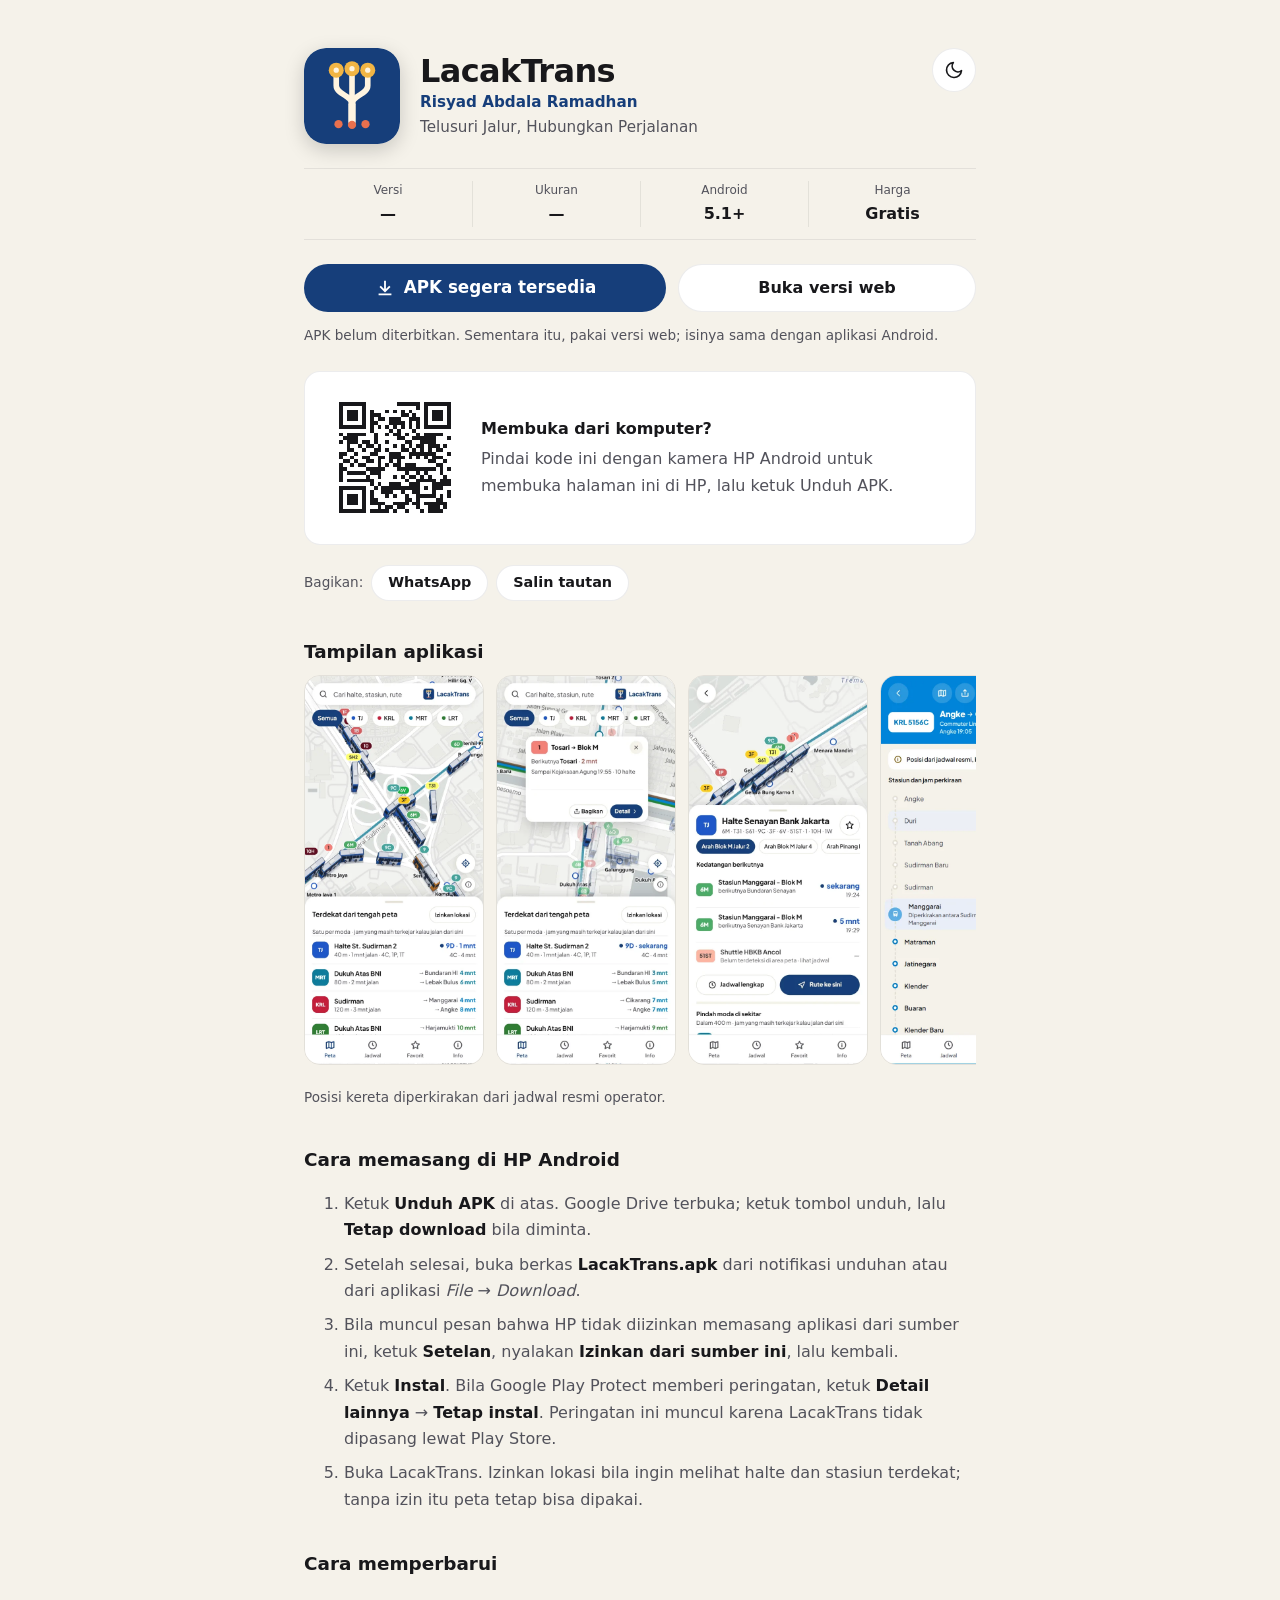
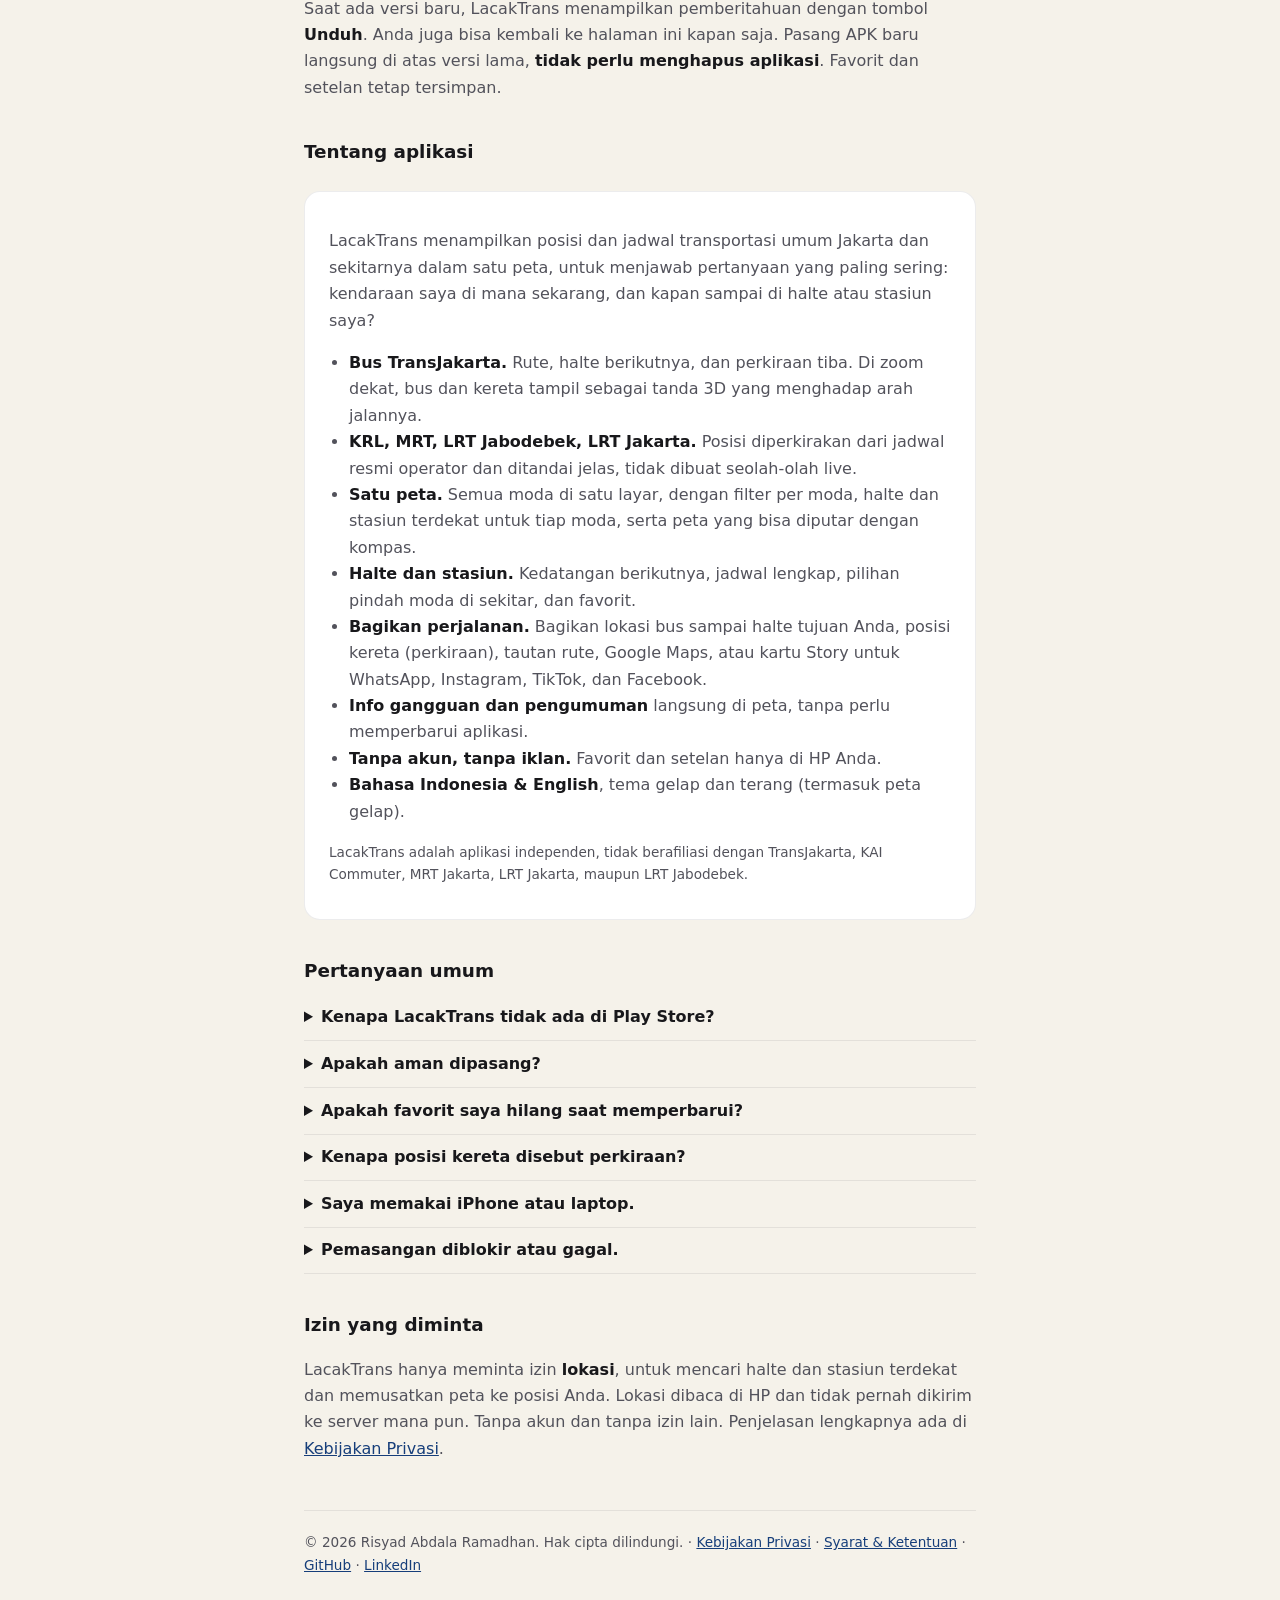
<file: index.html>
<!doctype html>
<html lang="id">
  <head>
    <meta charset="UTF-8" />
    <meta name="viewport" content="width=device-width, initial-scale=1.0" />
    <title>LacakTrans — Unduh Aplikasi Lacak TransJakarta, KRL, MRT, LRT</title>
    <meta name="description" content="LacakTrans, aplikasi gratis untuk melihat posisi dan jadwal TransJakarta, KRL, MRT, dan LRT dalam satu peta. Tanpa akun, untuk Android dan web." />
    <link rel="icon" type="image/svg+xml" href="favicon.svg" />
    <link rel="stylesheet" href="gaya.css" />
    <meta name="theme-color" content="#f5f2ea" />
    <script src="tema.js"></script>
    <!-- Pratinjau saat tautan dibagikan (WhatsApp, Telegram, Facebook, dll.) -->
    <meta property="og:type" content="website" />
    <meta property="og:site_name" content="LacakTrans" />
    <meta property="og:title" content="Unduh LacakTrans — Lacak TransJakarta, KRL, MRT, LRT" />
    <meta property="og:description" content="Telusuri Jalur, Hubungkan Perjalanan. Unduh APK Android terbaru atau buka versi web." />
    <meta property="og:url" content="https://unduh-lt.silsilara.com/" />
    <meta property="og:image" content="https://unduh-lt.silsilara.com/gambar/pratinjau.png" />
    <meta property="og:image:width" content="1200" />
    <meta property="og:image:height" content="630" />
    <meta property="og:locale" content="id_ID" />
    <meta name="twitter:card" content="summary_large_image" />
    <link rel="canonical" href="https://unduh-lt.silsilara.com/" />
    <!-- Data terstruktur untuk Google (hasil penelusuran & jawaban AI). Isi FAQPage harus sama dengan bagian
         "Pertanyaan umum" di bawah; ubah keduanya bersamaan. Versi APK sengaja tidak ditulis di sini agar tidak basi. -->
    <script type="application/ld+json">
      {
        "@context": "https://schema.org",
        "@graph": [
          {
            "@type": "WebSite",
            "@id": "https://unduh-lt.silsilara.com/#situs",
            "url": "https://unduh-lt.silsilara.com/",
            "name": "LacakTrans",
            "inLanguage": "id"
          },
          {
            "@type": "Person",
            "@id": "https://unduh-lt.silsilara.com/#pengembang",
            "name": "Risyad Abdala Ramadhan",
            "sameAs": ["https://github.com/masrisyad", "https://www.linkedin.com/in/risyadabdalaramadhan/"]
          },
          {
            "@type": "MobileApplication",
            "@id": "https://unduh-lt.silsilara.com/#aplikasi",
            "name": "LacakTrans",
            "alternateName": "LacakTrans by Silsilara",
            "description": "Aplikasi gratis untuk melihat posisi dan jadwal transportasi umum Jakarta dalam satu peta: bus TransJakarta, KRL, MRT, LRT Jabodebek, dan LRT Jakarta. Posisi kereta diperkirakan dari jadwal resmi operator. Tanpa akun dan tanpa iklan.",
            "url": "https://unduh-lt.silsilara.com/",
            "applicationCategory": "TravelApplication",
            "operatingSystem": "Android 5.1+",
            "inLanguage": ["id", "en"],
            "isAccessibleForFree": true,
            "offers": { "@type": "Offer", "price": "0", "priceCurrency": "IDR" },
            "image": "https://unduh-lt.silsilara.com/gambar/pratinjau.png",
            "screenshot": [
              "https://unduh-lt.silsilara.com/gambar/1-peta.webp",
              "https://unduh-lt.silsilara.com/gambar/2-tooltip.webp",
              "https://unduh-lt.silsilara.com/gambar/3-halte.webp",
              "https://unduh-lt.silsilara.com/gambar/4-kereta.webp"
            ],
            "featureList": [
              "Bus dan kereta tampil sebagai tanda 3D di zoom dekat",
              "Posisi KRL, MRT, dan LRT diperkirakan dari jadwal resmi operator, ditandai jelas",
              "Semua moda dalam satu peta, terdekat per moda, peta bisa diputar dengan kompas",
              "Kedatangan berikutnya, jadwal lengkap, dan pindah moda di halte dan stasiun",
              "Bagikan lokasi bus sampai halte tujuan, posisi kereta, rute, dan kartu Story",
              "Info gangguan dan pengumuman di peta",
              "Bahasa Indonesia dan English, tema gelap dan terang"
            ],
            "author": { "@id": "https://unduh-lt.silsilara.com/#pengembang" },
            "sameAs": ["https://lacaktrans.silsilara.com/"]
          },
          {
            "@type": "FAQPage",
            "mainEntity": [
              {
                "@type": "Question",
                "name": "Kenapa LacakTrans tidak ada di Play Store?",
                "acceptedAnswer": { "@type": "Answer", "text": "Untuk saat ini LacakTrans dibagikan langsung sebagai berkas APK lewat halaman ini. Halaman ini selalu berisi versi terbaru, jadi cukup bagikan tautan ini." }
              },
              {
                "@type": "Question",
                "name": "Apakah aman dipasang?",
                "acceptedAnswer": { "@type": "Answer", "text": "APK di halaman ini ditandatangani dengan kunci resmi LacakTrans, jadi pembaruan hanya bisa dipasang di atas aplikasi asli. Unduh hanya dari halaman ini, jangan dari berkas yang diteruskan orang lain." }
              },
              {
                "@type": "Question",
                "name": "Apakah favorit saya hilang saat memperbarui?",
                "acceptedAnswer": { "@type": "Answer", "text": "Tidak. Pasang versi baru di atas versi lama; favorit dan setelan tetap tersimpan di HP." }
              },
              {
                "@type": "Question",
                "name": "Kenapa posisi kereta disebut perkiraan?",
                "acceptedAnswer": { "@type": "Answer", "text": "KRL, MRT, dan LRT belum membuka data posisi kereta. LacakTrans menghitung posisinya dari jadwal resmi operator, jadi ditandai perkiraan dan bisa berbeda dari kereta sebenarnya." }
              },
              {
                "@type": "Question",
                "name": "Saya memakai iPhone atau laptop.",
                "acceptedAnswer": { "@type": "Answer", "text": "Gunakan versi web di https://lacaktrans.silsilara.com. Isinya sama dengan aplikasi Android." }
              },
              {
                "@type": "Question",
                "name": "Pemasangan diblokir atau gagal.",
                "acceptedAnswer": { "@type": "Answer", "text": "Pastikan izin Instal aplikasi tidak dikenal sudah dinyalakan untuk aplikasi yang membuka APK (Chrome, Drive, atau File). Bila muncul \"Aplikasi tidak terpasang\" karena versinya bentrok, hapus dulu LacakTrans versi uji coba lalu pasang ulang." }
              }
            ]
          }
        ]
      }
    </script>
  </head>
  <body>
    <main>
      <!-- Info APK di bawah adalah cadangan; skrip memperbaruinya dari versi.json situs aplikasi (bagian "apk"). -->
      <header class="aplikasi">
        <img class="ikon-aplikasi" src="favicon.svg" alt="" width="96" height="96" />
        <div>
          <h1>LacakTrans</h1>
          <p class="pengembang">Risyad Abdala Ramadhan</p>
          <p class="slogan">Telusuri Jalur, Hubungkan Perjalanan</p>
        </div>
        <button id="tombol-tema" class="tombol-tema" type="button" aria-label="Ganti ke mode gelap" title="Ganti ke mode gelap">
          <svg class="ikon-bulan" aria-hidden="true" viewBox="0 0 24 24" width="20" height="20" fill="none" stroke="currentColor" stroke-width="2" stroke-linecap="round" stroke-linejoin="round"><path d="M21 12.8A9 9 0 1 1 11.2 3a7 7 0 0 0 9.8 9.8z"/></svg>
          <svg class="ikon-matahari" aria-hidden="true" viewBox="0 0 24 24" width="20" height="20" fill="none" stroke="currentColor" stroke-width="2" stroke-linecap="round"><circle cx="12" cy="12" r="4"/><path d="M12 2v2M12 20v2M4.93 4.93l1.41 1.41M17.66 17.66l1.41 1.41M2 12h2M20 12h2M4.93 19.07l1.41-1.41M17.66 6.34l1.41-1.41"/></svg>
        </button>
      </header>

      <!-- Tampil bila dibuka dari browser bawaan Instagram/Facebook/TikTok: unduhan sering gagal di sana. -->
      <div id="pesan-aplikasi" class="pemberitahuan" role="alert" hidden>
        <strong>Anda membuka halaman ini dari <span id="nama-aplikasi">aplikasi lain</span>.</strong>
        Unduhan bisa gagal di sini, jadi buka halaman ini di browser dulu.
        <div class="tombol-unduh">
          <a id="tombol-buka-browser" class="tombol utama" href="https://unduh-lt.silsilara.com/" hidden>Buka di browser</a>
          <button id="salin-aplikasi" class="tombol kedua" type="button">Salin tautan</button>
        </div>
        <!-- Teks petunjuk diisi skrip sesuai perangkat (Android / iPhone & iPad). -->
        <p id="petunjuk-menu" class="kecil">
          Atau buka menu aplikasi ini, lalu pilih Buka di browser. Bisa juga salin tautan lalu tempel di browser.
        </p>
      </div>

      <dl class="statistik">
        <div><dt>Versi</dt><dd id="info-versi">—</dd></div>
        <div><dt>Ukuran</dt><dd id="info-ukuran">—</dd></div>
        <div><dt>Android</dt><dd>5.1+</dd></div>
        <div><dt>Harga</dt><dd>Gratis</dd></div>
      </dl>

      <div id="pesan-iphone" class="pemberitahuan" hidden>
        <strong>Aplikasi iOS belum tersedia untuk iPhone/iPad.</strong> Silakan pakai versi web lewat tombol di bawah;
        isinya sama dan bisa disimpan ke layar utama dari Safari (Bagikan → Tambahkan ke Layar Utama).
      </div>

      <div class="unduh">
        <div class="tombol-unduh">
          <!-- Disembunyikan sampai saklar.json terbaca: tetap tersembunyi selama mode pemeliharaan aktif. -->
          <a id="tombol-apk" class="tombol utama" href="https://lacaktrans.silsilara.com" rel="noopener" hidden>
            <svg aria-hidden="true" viewBox="0 0 24 24" width="22" height="22"><path fill="currentColor" d="M11 4h2v9.17l3.59-3.58L18 11l-6 6-6-6 1.41-1.41L11 13.17zM5 18h14v2H5z"/></svg>
            <span id="teks-apk">APK segera tersedia</span>
          </a>
          <a id="tombol-web" class="tombol kedua" href="https://lacaktrans.silsilara.com" rel="noopener">Buka versi web</a>
        </div>
        <p id="catatan-unduh" class="kecil catatan-unduh">
          APK belum diterbitkan. Sementara itu, pakai versi web; isinya sama dengan aplikasi Android.
        </p>

        <div id="kartu-qr" class="kartu kartu-qr" hidden>
          <img src="gambar/qr.svg" alt="Kode QR halaman ini" width="132" height="132" />
          <div>
            <strong>Membuka dari komputer?</strong>
            <p>Pindai kode ini dengan kamera HP Android untuk membuka halaman ini di HP, lalu ketuk Unduh APK.</p>
          </div>
        </div>
      </div>

      <div class="bagikan">
        <span class="kecil">Bagikan:</span>
        <a id="bagikan-wa" class="tombol kecil-tombol" href="https://wa.me/?text=Unduh%20LacakTrans%2C%20aplikasi%20lacak%20TransJakarta%2C%20KRL%2C%20MRT%2C%20dan%20LRT%3A%20https%3A%2F%2Funduh-lt.silsilara.com%2F" rel="noopener">WhatsApp</a>
        <button id="bagikan-salin" class="tombol kecil-tombol" type="button">Salin tautan</button>
        <span id="bagikan-status" class="kecil" role="status"></span>
      </div>

      <section aria-labelledby="judul-layar">
        <h2 id="judul-layar">Tampilan aplikasi</h2>
        <div class="layar">
          <img src="gambar/1-peta.webp" alt="Peta: bus TransJakarta sebagai tanda 3D di simpang susun Semanggi" width="270" height="584" loading="lazy" />
          <img src="gambar/2-tooltip.webp" alt="Kartu bus di atas tanda 3D: rute, halte berikutnya, perkiraan tiba, dan tombol Bagikan" width="270" height="584" loading="lazy" />
          <img src="gambar/3-halte.webp" alt="Layar halte Senayan Bank Jakarta: rute yang lewat dan kedatangan bus berikutnya" width="270" height="584" loading="lazy" />
          <img src="gambar/4-kereta.webp" alt="Layar KRL: posisi perkiraan di antara dua stasiun dan jam tiba di tiap stasiun dari jadwal resmi" width="270" height="584" loading="lazy" />
        </div>
        <p class="kecil">Posisi kereta diperkirakan dari jadwal resmi operator.</p>
      </section>

      <section id="bagian-baru" aria-labelledby="judul-baru" hidden>
        <h2 id="judul-baru">Apa yang baru</h2>
        <p id="info-catatan"></p>
      </section>

      <section aria-labelledby="judul-pasang">
        <h2 id="judul-pasang">Cara memasang di HP Android</h2>
        <ol class="langkah">
          <li>Ketuk <strong>Unduh APK</strong> di atas. Google Drive terbuka; ketuk tombol unduh, lalu <strong>Tetap download</strong> bila diminta.</li>
          <li>Setelah selesai, buka berkas <strong>LacakTrans.apk</strong> dari notifikasi unduhan atau dari aplikasi <em>File</em> → <em>Download</em>.</li>
          <li>Bila muncul pesan bahwa HP tidak diizinkan memasang aplikasi dari sumber ini, ketuk <strong>Setelan</strong>, nyalakan <strong>Izinkan dari sumber ini</strong>, lalu kembali.</li>
          <li>Ketuk <strong>Instal</strong>. Bila Google Play Protect memberi peringatan, ketuk <strong>Detail lainnya</strong> → <strong>Tetap instal</strong>. Peringatan ini muncul karena LacakTrans tidak dipasang lewat Play Store.</li>
          <li>Buka LacakTrans. Izinkan lokasi bila ingin melihat halte dan stasiun terdekat; tanpa izin itu peta tetap bisa dipakai.</li>
        </ol>
      </section>

      <section aria-labelledby="judul-perbarui">
        <h2 id="judul-perbarui">Cara memperbarui</h2>
        <p>
          Saat ada versi baru, LacakTrans menampilkan pemberitahuan dengan tombol <strong>Unduh</strong>. Anda juga bisa kembali ke
          halaman ini kapan saja. Pasang APK baru langsung di atas versi lama, <strong>tidak perlu menghapus aplikasi</strong>.
          Favorit dan setelan tetap tersimpan.
        </p>
      </section>

      <section aria-labelledby="judul-tentang">
        <h2 id="judul-tentang">Tentang aplikasi</h2>
        <div class="kartu">
          <p>
            LacakTrans menampilkan posisi dan jadwal transportasi umum Jakarta dan sekitarnya dalam satu peta, untuk menjawab
            pertanyaan yang paling sering: kendaraan saya di mana sekarang, dan kapan sampai di halte atau stasiun saya?
          </p>
          <ul>
            <li><strong>Bus TransJakarta.</strong> Rute, halte berikutnya, dan perkiraan tiba. Di zoom dekat, bus dan kereta tampil sebagai tanda 3D yang menghadap arah jalannya.</li>
            <li><strong>KRL, MRT, LRT Jabodebek, LRT Jakarta.</strong> Posisi diperkirakan dari jadwal resmi operator dan ditandai jelas, tidak dibuat seolah-olah live.</li>
            <li><strong>Satu peta.</strong> Semua moda di satu layar, dengan filter per moda, halte dan stasiun terdekat untuk tiap moda, serta peta yang bisa diputar dengan kompas.</li>
            <li><strong>Halte dan stasiun.</strong> Kedatangan berikutnya, jadwal lengkap, pilihan pindah moda di sekitar, dan favorit.</li>
            <li><strong>Bagikan perjalanan.</strong> Bagikan lokasi bus sampai halte tujuan Anda, posisi kereta (perkiraan), tautan rute, Google Maps, atau kartu Story untuk WhatsApp, Instagram, TikTok, dan Facebook.</li>
            <li><strong>Info gangguan dan pengumuman</strong> langsung di peta, tanpa perlu memperbarui aplikasi.</li>
            <li><strong>Tanpa akun, tanpa iklan.</strong> Favorit dan setelan hanya di HP Anda.</li>
            <li><strong>Bahasa Indonesia &amp; English</strong>, tema gelap dan terang (termasuk peta gelap).</li>
          </ul>
          <p class="kecil">LacakTrans adalah aplikasi independen, tidak berafiliasi dengan TransJakarta, KAI Commuter, MRT Jakarta, LRT Jakarta, maupun LRT Jabodebek.</p>
        </div>
      </section>

      <section aria-labelledby="judul-tanya">
        <h2 id="judul-tanya">Pertanyaan umum</h2>
        <details>
          <summary>Kenapa LacakTrans tidak ada di Play Store?</summary>
          <p>Untuk saat ini LacakTrans dibagikan langsung sebagai berkas APK lewat halaman ini. Halaman ini selalu berisi versi terbaru, jadi cukup bagikan tautan ini.</p>
        </details>
        <details>
          <summary>Apakah aman dipasang?</summary>
          <p>APK di halaman ini ditandatangani dengan kunci resmi LacakTrans, jadi pembaruan hanya bisa dipasang di atas aplikasi asli. Unduh hanya dari halaman ini, jangan dari berkas yang diteruskan orang lain.</p>
        </details>
        <details>
          <summary>Apakah favorit saya hilang saat memperbarui?</summary>
          <p>Tidak. Pasang versi baru di atas versi lama; favorit dan setelan tetap tersimpan di HP.</p>
        </details>
        <details>
          <summary>Kenapa posisi kereta disebut perkiraan?</summary>
          <p>KRL, MRT, dan LRT belum membuka data posisi kereta. LacakTrans menghitung posisinya dari jadwal resmi operator, jadi ditandai perkiraan dan bisa berbeda dari kereta sebenarnya.</p>
        </details>
        <details>
          <summary>Saya memakai iPhone atau laptop.</summary>
          <p>Gunakan <a id="tautan-web-faq" href="https://lacaktrans.silsilara.com">versi web</a>. Isinya sama dengan aplikasi Android.</p>
        </details>
        <details>
          <summary>Pemasangan diblokir atau gagal.</summary>
          <p>Pastikan izin <em>Instal aplikasi tidak dikenal</em> sudah dinyalakan untuk aplikasi yang membuka APK (Chrome, Drive, atau File). Bila muncul "Aplikasi tidak terpasang" karena versinya bentrok, hapus dulu LacakTrans versi uji coba lalu pasang ulang.</p>
        </details>
      </section>

      <section aria-labelledby="judul-izin">
        <h2 id="judul-izin">Izin yang diminta</h2>
        <p>
          LacakTrans hanya meminta izin <strong>lokasi</strong>, untuk mencari halte dan stasiun terdekat dan memusatkan peta ke
          posisi Anda. Lokasi dibaca di HP dan tidak pernah dikirim ke server mana pun. Tanpa akun dan tanpa izin lain.
          Penjelasan lengkapnya ada di <a href="privasi.html">Kebijakan Privasi</a>.
        </p>
      </section>

      <footer>
        © 2026 Risyad Abdala Ramadhan. Hak cipta dilindungi. ·
        <a href="privasi.html">Kebijakan Privasi</a> ·
        <a href="syarat.html">Syarat &amp; Ketentuan</a> ·
        <a href="https://github.com/masrisyad">GitHub</a> ·
        <a href="https://www.linkedin.com/in/risyadabdalaramadhan/">LinkedIn</a>
      </footer>
    </main>

    <script>
      const TAUTAN_HALAMAN = 'https://unduh-lt.silsilara.com/'
      // Info APK terbaru, sumber yang sama dengan dialog pembaruan di aplikasi (public/data/versi.json → "apk").
      const VERSI_JSON = 'https://lacaktrans.silsilara.com/data/versi.json'
      const $ = (id) => document.getElementById(id)

      function tampilkanVersi(versi) {
        const info = versi && versi.apk
        if (!info || !/^https:\/\//.test(info.url || '')) return // belum ada APK: tetap pakai teks cadangan
        const nama = String(info.versionName || info.versionCode || '')
        if (nama) {
          // Versi di bawah 1.0.0 = beta (sama dengan label di aplikasi)
          $('info-versi').textContent = /^0\./.test(nama) ? `${nama} Beta` : nama
          $('teks-apk').textContent = `Unduh APK ${nama}`
          document.querySelectorAll('.versi-teks').forEach((el) => (el.textContent = nama))
        }
        if (info.ukuran) $('info-ukuran').textContent = info.ukuran
        let tanggal = ''
        if (/^\d{4}-\d{2}-\d{2}$/.test(info.tanggal || '')) {
          tanggal = new Date(info.tanggal + 'T00:00:00').toLocaleDateString('id-ID', { day: 'numeric', month: 'long', year: 'numeric' })
        }
        $('catatan-unduh').innerHTML =
          (tanggal ? `Diperbarui ${tanggal}. ` : '') +
          'APK diunduh dari Google Drive. Bila muncul peringatan pemindaian virus, ketuk <strong>Tetap download</strong> (<em>Download anyway</em>).'
        $('tombol-apk').href = info.url
        const catatan = (info.catatan && info.catatan.id) || ''
        if (catatan) {
          $('info-catatan').textContent = catatan
          $('bagian-baru').hidden = false
        }
      }
      // Saklar jarak jauh aplikasi (public/data/saklar.json). Selama pemeliharaan aktif, unduhan APK dari halaman ini
      // ditutup: tombol Unduh APK dan kode QR disembunyikan. Pembaruan dari dalam APK tidak terpengaruh.
      // Berkas gagal dibaca/rusak = dianggap tidak pemeliharaan, sama seperti aplikasi.
      const SAKLAR_JSON = 'https://lacaktrans.silsilara.com/data/saklar.json'
      function terapkanPemeliharaan(saklar) {
        const pemeliharaan = saklar?.pemeliharaan?.aktif === true
        $('tombol-apk').hidden = pemeliharaan
        if (!pemeliharaan) return
        $('kartu-qr').hidden = true
        $('catatan-unduh').textContent =
          'Unduhan APK sementara ditutup karena LacakTrans sedang dalam pemeliharaan. Pantau kabar terbarunya di Instagram @lacaktrans.'
      }
      const ambilJson = (url) =>
        fetch(`${url}?t=${Date.now()}`, { cache: 'no-store' })
          .then((r) => (r.ok ? r.json() : null))
          .catch(() => null)
      Promise.all([ambilJson(VERSI_JSON), ambilJson(SAKLAR_JSON)]).then(([versi, saklar]) => {
        try {
          tampilkanVersi(versi)
        } catch {} // tetap pakai info cadangan di HTML
        terapkanPemeliharaan(saklar)
      })

      // Menyesuaikan perangkat: iPhone/iPad → versi web jadi tombol utama; komputer → kode QR untuk HP.
      const ua = navigator.userAgent
      const iphone = /iPhone|iPad|iPod/i.test(ua) || (/Macintosh/.test(ua) && navigator.maxTouchPoints > 1)
      const android = /Android/i.test(ua)

      // Browser bawaan aplikasi (daftar sama dengan situs Silsilara). WhatsApp & Telegram tidak termasuk: keduanya
      // membuka tautan lewat Chrome Custom Tabs / Safari, tempat unduhan berjalan normal.
      const APLIKASI = [
        ['Instagram', /Instagram/],
        ['Threads', /Barcelona/],
        ['Facebook', /FBAN|FBAV|FB_IAB|FBIOS/],
        ['TikTok', /musical_ly|BytedanceWebview|TikTok/i],
        ['LINE', /\bLine\//],
        ['LinkedIn', /LinkedInApp/],
      ]
      const aplikasi = APLIKASI.find(([, pola]) => pola.test(ua))?.[0]
      if (aplikasi) {
        $('nama-aplikasi').textContent = aplikasi
        $('pesan-aplikasi').hidden = false
        $('salin-aplikasi').addEventListener('click', async () => {
          try {
            await navigator.clipboard.writeText(TAUTAN_HALAMAN)
            $('salin-aplikasi').textContent = 'Tautan disalin'
          } catch {
            $('salin-aplikasi').textContent = TAUTAN_HALAMAN
          }
        })
        const alamat = `${location.host}${location.pathname}${location.search}`
        if (android) {
          // Intent tanpa package= → browser default HP (Chrome, Firefox, Opera, dll.), bukan dipaksa ke Chrome.
          const intent = `intent://${alamat}#Intent;scheme=https;end`
          $('tombol-buka-browser').href = intent
          $('tombol-buka-browser').hidden = false
          $('petunjuk-menu').textContent =
            'Bila tidak pindah otomatis, ketuk tombol di atas, atau ketuk ⋮ di pojok kanan atas lalu pilih Buka di browser.'
          location.href = intent // coba otomatis; bila diabaikan aplikasinya, tombol di atas tetap ada
        } else if (iphone) {
          // iOS tidak punya intent seperti Android, jadi halaman tidak bisa membuka Safari sendiri.
          const petunjuk = $('petunjuk-menu')
          petunjuk.classList.remove('kecil')
          petunjuk.innerHTML = 'Ketuk ikon titik tiga <strong>(⋯)</strong>, lalu pilih <strong>Buka di browser eksternal</strong>.'
          $('salin-aplikasi').parentElement.before(petunjuk)
        }
      }
      if (iphone) {
        // Di dalam aplikasi cukup satu kotak (buka di browser); pesan iPhone tampil setelah halaman dibuka di Safari.
        $('pesan-iphone').hidden = Boolean(aplikasi)
        $('tombol-apk').classList.replace('utama', 'kedua')
        $('tombol-web').classList.replace('kedua', 'utama')
        $('tombol-web').parentElement.prepend($('tombol-web'))
      } else if (!android) {
        $('kartu-qr').hidden = false
      }

      // Bagikan: lembar bagikan bawaan HP bila ada, selain itu salin tautan.
      const pesanBagikan = 'Unduh LacakTrans, aplikasi lacak TransJakarta, KRL, MRT, dan LRT:'
      $('bagikan-salin').addEventListener('click', async () => {
        if (navigator.share && (android || iphone)) {
          try {
            await navigator.share({ title: 'LacakTrans', text: pesanBagikan, url: TAUTAN_HALAMAN })
            return
          } catch (err) {
            if (err?.name === 'AbortError') return
          }
        }
        try {
          await navigator.clipboard.writeText(TAUTAN_HALAMAN)
          $('bagikan-status').textContent = 'Tautan disalin.'
        } catch {
          $('bagikan-status').textContent = TAUTAN_HALAMAN
        }
      })
      if (navigator.share && (android || iphone)) $('bagikan-salin').textContent = 'Bagikan lainnya'

      // Analitik PostHog (proyek yang sama dengan aplikasi, lihat src/lib/analitik.ts), seperti halaman unduh Silsilara:
      // hanya 3 event, tanpa autocapture & rekaman sesi. Sengaja tidak memakai $pageview
      // agar kunjungan di sini tidak ikut terhitung sebagai pengunjung aplikasi. GitHub Pages tanpa proxy /sinyal →
      // kirim langsung ke PostHog EU. Kunci kosong atau di luar unduh-lt.silsilara.com: event hanya ditulis ke konsol.
      const POSTHOG_KEY = 'phc_oqUEZzNAziQKaumS7jwDjAsDRrUcjg2CWRyvc7FLR9Fz' // kunci proyek PostHog LacakTrans (EU), publik
      const ANALITIK = Boolean(POSTHOG_KEY) && location.hostname === 'unduh-lt.silsilara.com'
      const antreanAnalitik = []
      const lacak = (event, props = {}) => {
        if (!ANALITIK) return console.info('[analitik]', event, props)
        if (window.posthog?.__loaded) window.posthog.capture(event, props, { transport: 'sendBeacon' })
        else antreanAnalitik.push([event, props])
      }
      if (ANALITIK) {
        const skrip = document.createElement('script')
        skrip.src = 'https://cdn.jsdelivr.net/npm/posthog-js@1.436.1/dist/array.full.no-external.js'
        skrip.async = true
        skrip.onload = () => {
          window.posthog.init(POSTHOG_KEY, {
            api_host: 'https://eu.i.posthog.com',
            defaults: '2026-08-30',
            person_profiles: 'identified_only',
            persistence: 'localStorage', // tanpa cookie
            autocapture: false,
            capture_pageview: false,
            capture_pageleave: false,
            capture_performance: false,
            capture_dead_clicks: false,
            capture_heatmaps: false,
            capture_exceptions: false,
            rageclick: false,
            disable_session_recording: true,
            disable_surveys: true,
          })
          window.posthog.register({ platform: 'Halaman unduh', browser_aplikasi: aplikasi || null })
          antreanAnalitik.splice(0).forEach(([event, props]) => window.posthog.capture(event, props))
        }
        document.head.append(skrip)
      }
      const perangkat = iphone ? 'iPhone/iPad' : android ? 'Android' : 'Komputer'
      lacak('buka_halaman_unduh', { perangkat })
      $('tombol-apk').addEventListener('click', () => lacak('klik_unduh_apk', { perangkat, versi: $('info-versi').textContent }))
      $('tombol-web').addEventListener('click', () => lacak('klik_buka_web', { perangkat, posisi: 'tombol' }))
      $('tautan-web-faq').addEventListener('click', () => lacak('klik_buka_web', { perangkat, posisi: 'faq' }))
    </script>
  </body>
</html>
</file>
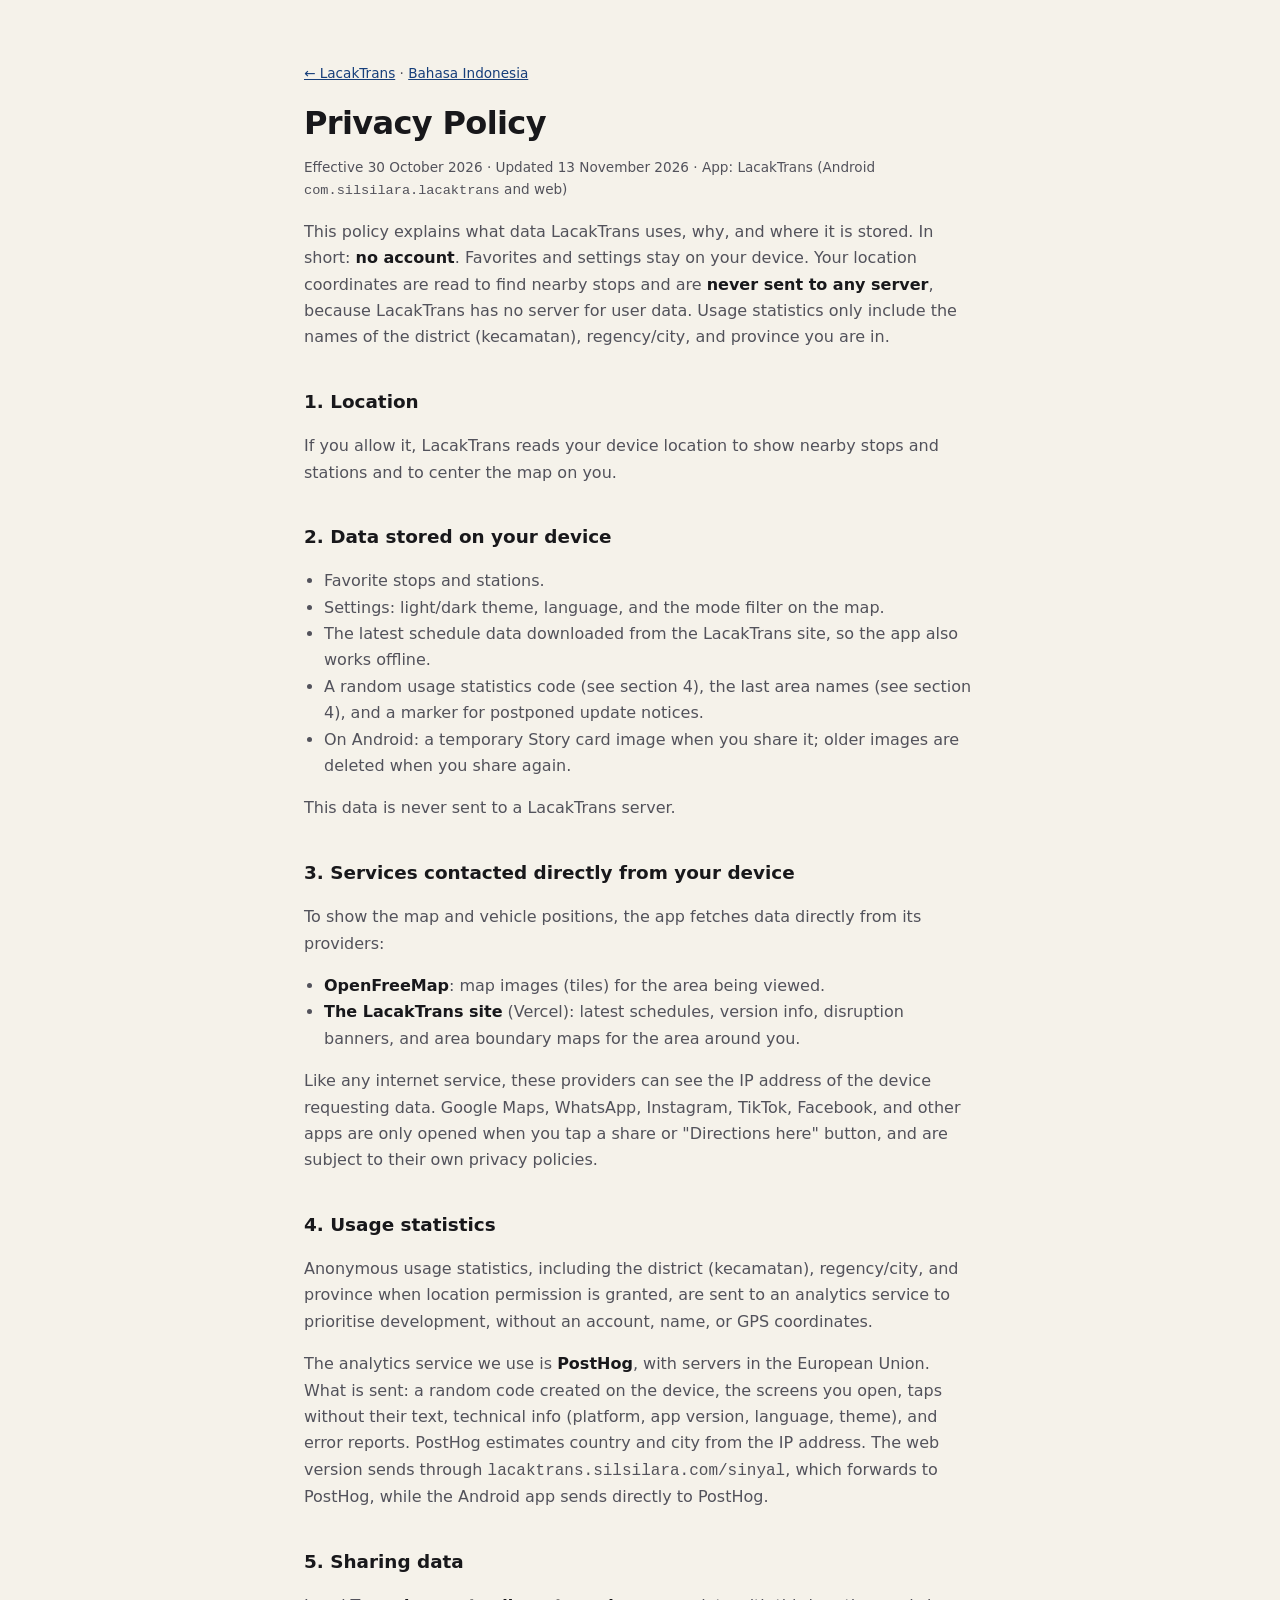
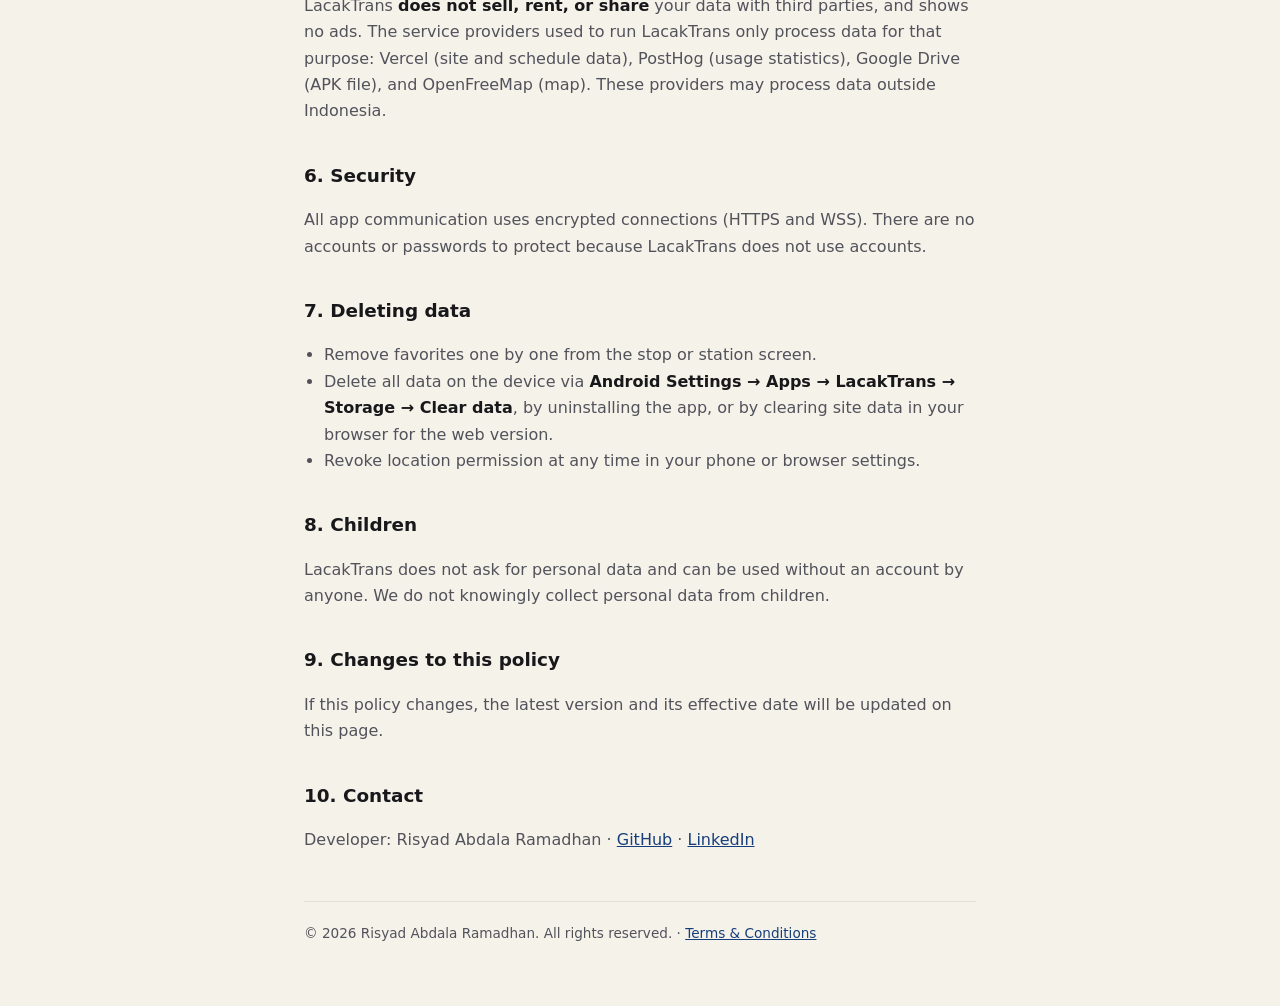
<file: privacy.html>
<!doctype html>
<html lang="en">
  <head>
    <meta charset="UTF-8" />
    <meta name="viewport" content="width=device-width, initial-scale=1.0" />
    <title>Privacy Policy — LacakTrans</title>
    <meta name="description" content="LacakTrans privacy policy: what data is used, where it is stored, and how to delete it." />
    <link rel="icon" type="image/svg+xml" href="favicon.svg" />
    <link rel="stylesheet" href="gaya.css" />
    <link rel="canonical" href="https://unduh-lt.silsilara.com/privacy.html" />
    <script src="tema.js"></script>
  </head>
  <body>
    <main>
      <p class="kecil"><a href="./">← LacakTrans</a> · <a href="privasi.html" lang="id">Bahasa Indonesia</a></p>
      <h1>Privacy Policy</h1>
      <p class="kecil">Effective 30 October 2026 · Updated 13 November 2026 · App: LacakTrans (Android <code>com.silsilara.lacaktrans</code> and web)</p>

      <p>
        This policy explains what data LacakTrans uses, why, and where it is stored. In short: <strong>no account</strong>.
        Favorites and settings stay on your device. Your location coordinates are read to find nearby stops and are
        <strong>never sent to any server</strong>, because LacakTrans has no server for user data. Usage statistics only
        include the names of the district (kecamatan), regency/city, and province you are in.
      </p>

      <h2>1. Location</h2>
      <p>
        If you allow it, LacakTrans reads your device location to show nearby stops and stations and to center the map on
        you.
      </p>

      <h2>2. Data stored on your device</h2>
      <ul>
        <li>Favorite stops and stations.</li>
        <li>Settings: light/dark theme, language, and the mode filter on the map.</li>
        <li>The latest schedule data downloaded from the LacakTrans site, so the app also works offline.</li>
        <li>A random usage statistics code (see section 4), the last area names (see section 4), and a marker for postponed update notices.</li>
        <li>On Android: a temporary Story card image when you share it; older images are deleted when you share again.</li>
      </ul>
      <p>This data is never sent to a LacakTrans server.</p>

      <h2>3. Services contacted directly from your device</h2>
      <p>To show the map and vehicle positions, the app fetches data directly from its providers:</p>
      <ul>
        <li><strong>OpenFreeMap</strong>: map images (tiles) for the area being viewed.</li>
        <li><strong>The LacakTrans site</strong> (Vercel): latest schedules, version info, disruption banners, and area boundary maps for the area around you.</li>
      </ul>
      <p>
        Like any internet service, these providers can see the IP address of the device requesting data. Google Maps,
        WhatsApp, Instagram, TikTok, Facebook, and other apps are only opened when you tap a share or "Directions here"
        button, and are subject to their own privacy policies.
      </p>

      <h2>4. Usage statistics</h2>
      <p>
        Anonymous usage statistics, including the district (kecamatan), regency/city, and province when location permission
        is granted, are sent to an analytics service to prioritise development, without an account, name, or GPS coordinates.
      </p>
      <p>
        The analytics service we use is <strong>PostHog</strong>, with servers in the European Union. What is sent: a random code
        created on the device, the screens you open, taps without their text, technical info (platform, app version, language,
        theme), and error reports. PostHog estimates country and city from the IP address. The web version sends through
        <code>lacaktrans.silsilara.com/sinyal</code>, which forwards to PostHog, while the Android app sends directly to PostHog.
      </p>

      <h2>5. Sharing data</h2>
      <p>
        LacakTrans <strong>does not sell, rent, or share</strong> your data with third parties, and shows no ads. The service
        providers used to run LacakTrans only process data for that purpose: Vercel (site and schedule data), PostHog (usage
        statistics), Google Drive (APK file), and OpenFreeMap (map). These providers may process
        data outside Indonesia.
      </p>

      <h2>6. Security</h2>
      <p>All app communication uses encrypted connections (HTTPS and WSS). There are no accounts or passwords to protect because LacakTrans does not use accounts.</p>

      <h2>7. Deleting data</h2>
      <ul>
        <li>Remove favorites one by one from the stop or station screen.</li>
        <li>Delete all data on the device via <strong>Android Settings → Apps → LacakTrans → Storage → Clear data</strong>, by uninstalling the app, or by clearing site data in your browser for the web version.</li>
        <li>Revoke location permission at any time in your phone or browser settings.</li>
      </ul>

      <h2>8. Children</h2>
      <p>LacakTrans does not ask for personal data and can be used without an account by anyone. We do not knowingly collect personal data from children.</p>

      <h2>9. Changes to this policy</h2>
      <p>If this policy changes, the latest version and its effective date will be updated on this page.</p>

      <h2>10. Contact</h2>
      <p>
        Developer: Risyad Abdala Ramadhan ·
        <a href="https://github.com/masrisyad">GitHub</a> ·
        <a href="https://www.linkedin.com/in/risyadabdalaramadhan/">LinkedIn</a>
      </p>

      <footer>© 2026 Risyad Abdala Ramadhan. All rights reserved. · <a href="terms.html">Terms &amp; Conditions</a></footer>
    </main>
  </body>
</html>
</file>
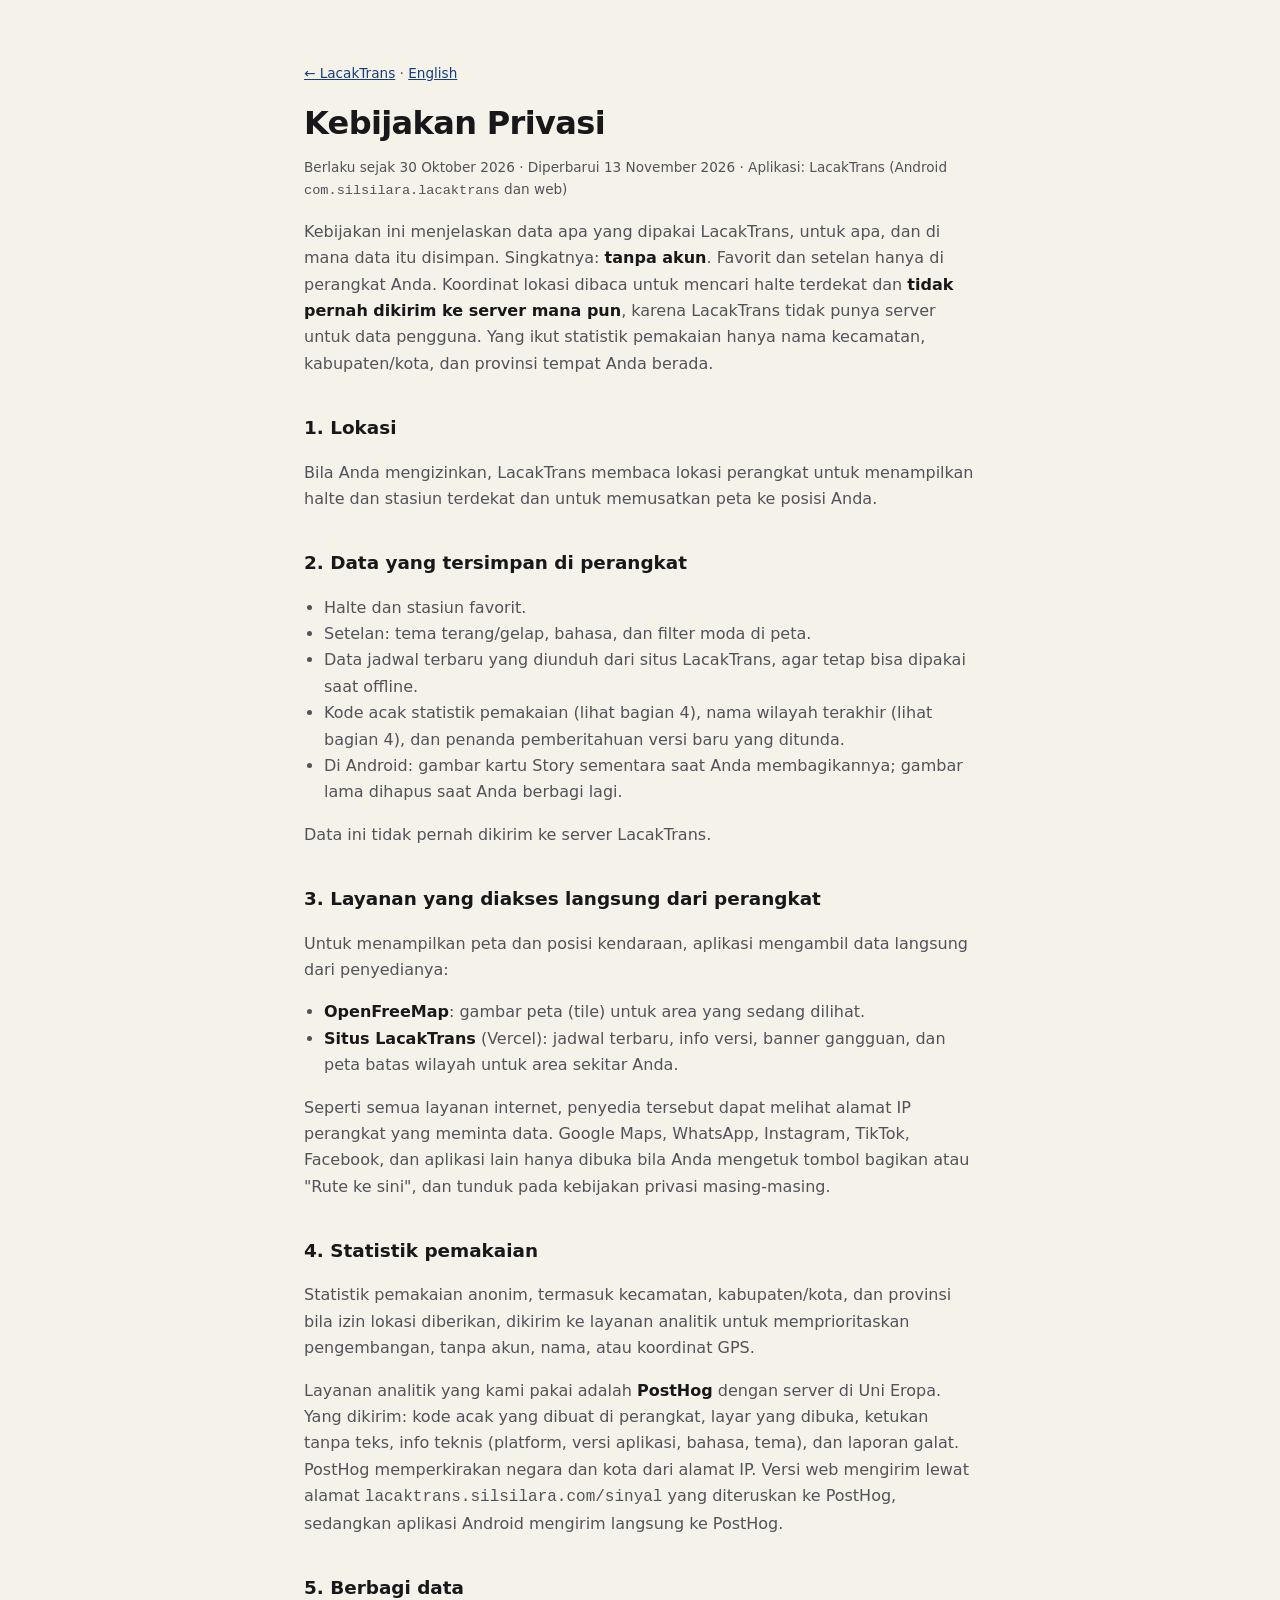
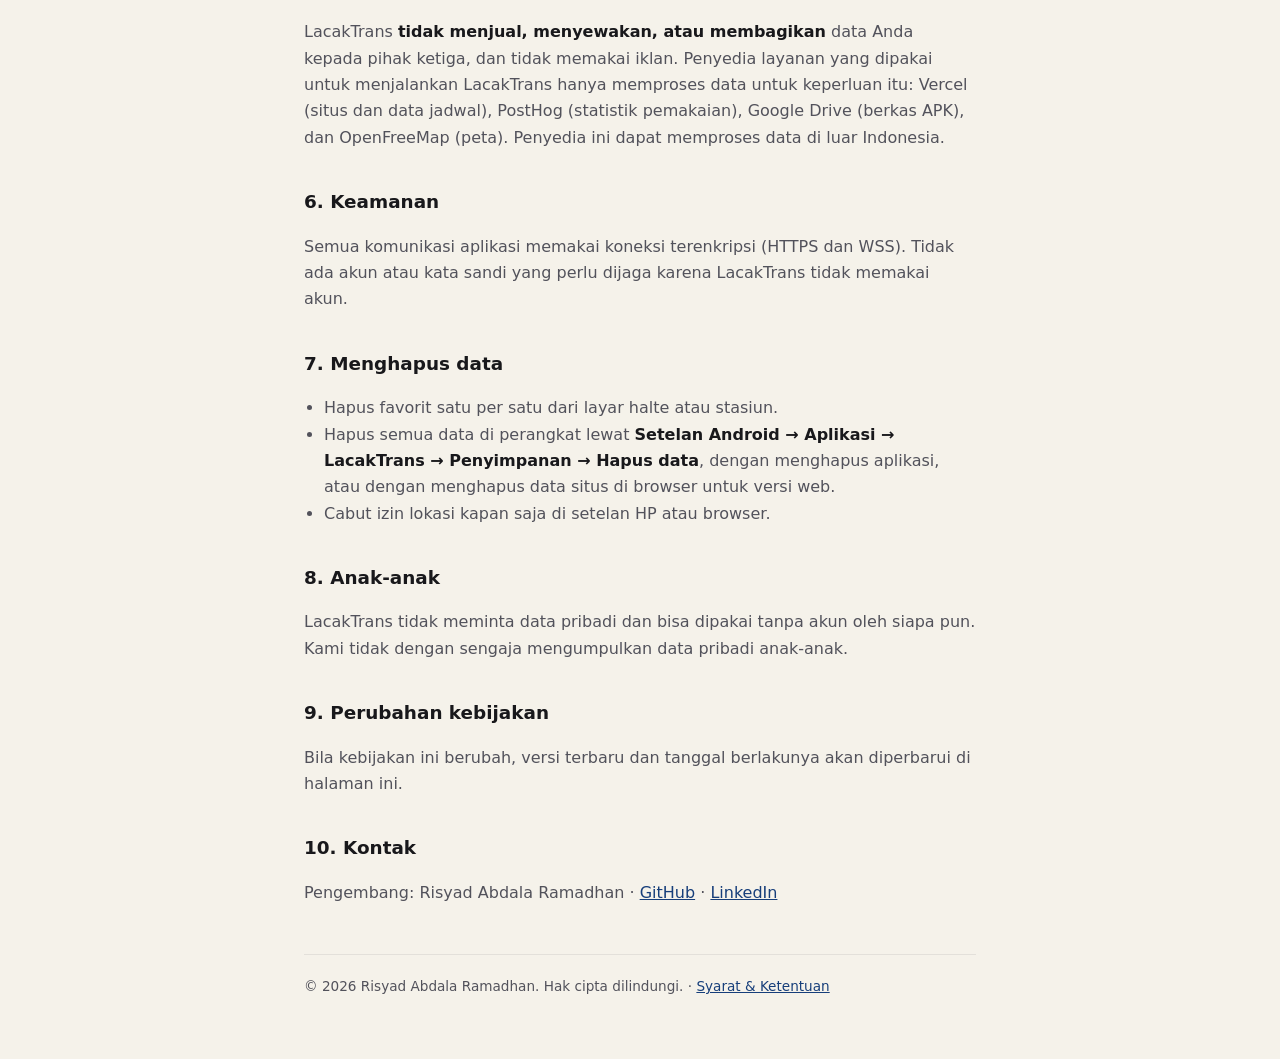
<file: privasi.html>
<!doctype html>
<html lang="id">
  <head>
    <meta charset="UTF-8" />
    <meta name="viewport" content="width=device-width, initial-scale=1.0" />
    <title>Kebijakan Privasi — LacakTrans</title>
    <meta name="description" content="Kebijakan privasi aplikasi LacakTrans: data apa yang dipakai, di mana disimpan, dan bagaimana menghapusnya." />
    <link rel="icon" type="image/svg+xml" href="favicon.svg" />
    <link rel="stylesheet" href="gaya.css" />
    <link rel="canonical" href="https://unduh-lt.silsilara.com/privasi.html" />
    <script src="tema.js"></script>
  </head>
  <body>
    <main>
      <p class="kecil"><a href="./">← LacakTrans</a> · <a href="privacy.html" lang="en">English</a></p>
      <h1>Kebijakan Privasi</h1>
      <p class="kecil">Berlaku sejak 30 Oktober 2026 · Diperbarui 13 November 2026 · Aplikasi: LacakTrans (Android <code>com.silsilara.lacaktrans</code> dan web)</p>

      <p>
        Kebijakan ini menjelaskan data apa yang dipakai LacakTrans, untuk apa, dan di mana data itu disimpan. Singkatnya:
        <strong>tanpa akun</strong>. Favorit dan setelan hanya di perangkat Anda. Koordinat lokasi dibaca untuk mencari halte
        terdekat dan <strong>tidak pernah dikirim ke server mana pun</strong>, karena LacakTrans tidak punya server untuk data
        pengguna. Yang ikut statistik pemakaian hanya nama kecamatan, kabupaten/kota, dan provinsi tempat Anda berada.
      </p>

      <h2>1. Lokasi</h2>
      <p>
        Bila Anda mengizinkan, LacakTrans membaca lokasi perangkat untuk menampilkan halte dan stasiun terdekat dan untuk
        memusatkan peta ke posisi Anda.
      </p>

      <h2>2. Data yang tersimpan di perangkat</h2>
      <ul>
        <li>Halte dan stasiun favorit.</li>
        <li>Setelan: tema terang/gelap, bahasa, dan filter moda di peta.</li>
        <li>Data jadwal terbaru yang diunduh dari situs LacakTrans, agar tetap bisa dipakai saat offline.</li>
        <li>Kode acak statistik pemakaian (lihat bagian 4), nama wilayah terakhir (lihat bagian 4), dan penanda pemberitahuan versi baru yang ditunda.</li>
        <li>Di Android: gambar kartu Story sementara saat Anda membagikannya; gambar lama dihapus saat Anda berbagi lagi.</li>
      </ul>
      <p>Data ini tidak pernah dikirim ke server LacakTrans.</p>

      <h2>3. Layanan yang diakses langsung dari perangkat</h2>
      <p>Untuk menampilkan peta dan posisi kendaraan, aplikasi mengambil data langsung dari penyedianya:</p>
      <ul>
        <li><strong>OpenFreeMap</strong>: gambar peta (tile) untuk area yang sedang dilihat.</li>
        <li><strong>Situs LacakTrans</strong> (Vercel): jadwal terbaru, info versi, banner gangguan, dan peta batas wilayah untuk area sekitar Anda.</li>
      </ul>
      <p>
        Seperti semua layanan internet, penyedia tersebut dapat melihat alamat IP perangkat yang meminta data. Google Maps,
        WhatsApp, Instagram, TikTok, Facebook, dan aplikasi lain hanya dibuka bila Anda mengetuk tombol bagikan atau
        "Rute ke sini", dan tunduk pada kebijakan privasi masing-masing.
      </p>

      <h2>4. Statistik pemakaian</h2>
      <p>
        Statistik pemakaian anonim, termasuk kecamatan, kabupaten/kota, dan provinsi bila izin lokasi diberikan, dikirim ke
        layanan analitik untuk memprioritaskan pengembangan, tanpa akun, nama, atau koordinat GPS.
      </p>
      <p>
        Layanan analitik yang kami pakai adalah <strong>PostHog</strong> dengan server di Uni Eropa. Yang dikirim: kode acak
        yang dibuat di perangkat, layar yang dibuka, ketukan tanpa teks, info teknis (platform, versi aplikasi, bahasa, tema),
        dan laporan galat. PostHog memperkirakan negara dan kota dari alamat IP. Versi web mengirim lewat alamat
        <code>lacaktrans.silsilara.com/sinyal</code> yang diteruskan ke PostHog, sedangkan aplikasi Android mengirim langsung ke
        PostHog.
      </p>

      <h2>5. Berbagi data</h2>
      <p>
        LacakTrans <strong>tidak menjual, menyewakan, atau membagikan</strong> data Anda kepada pihak ketiga, dan tidak memakai
        iklan. Penyedia layanan yang dipakai untuk menjalankan LacakTrans hanya memproses data untuk keperluan itu: Vercel
        (situs dan data jadwal), PostHog (statistik pemakaian), Google Drive (berkas APK), dan
        OpenFreeMap (peta). Penyedia ini dapat memproses data di luar Indonesia.
      </p>

      <h2>6. Keamanan</h2>
      <p>Semua komunikasi aplikasi memakai koneksi terenkripsi (HTTPS dan WSS). Tidak ada akun atau kata sandi yang perlu dijaga karena LacakTrans tidak memakai akun.</p>

      <h2>7. Menghapus data</h2>
      <ul>
        <li>Hapus favorit satu per satu dari layar halte atau stasiun.</li>
        <li>Hapus semua data di perangkat lewat <strong>Setelan Android → Aplikasi → LacakTrans → Penyimpanan → Hapus data</strong>, dengan menghapus aplikasi, atau dengan menghapus data situs di browser untuk versi web.</li>
        <li>Cabut izin lokasi kapan saja di setelan HP atau browser.</li>
      </ul>

      <h2>8. Anak-anak</h2>
      <p>LacakTrans tidak meminta data pribadi dan bisa dipakai tanpa akun oleh siapa pun. Kami tidak dengan sengaja mengumpulkan data pribadi anak-anak.</p>

      <h2>9. Perubahan kebijakan</h2>
      <p>Bila kebijakan ini berubah, versi terbaru dan tanggal berlakunya akan diperbarui di halaman ini.</p>

      <h2>10. Kontak</h2>
      <p>
        Pengembang: Risyad Abdala Ramadhan ·
        <a href="https://github.com/masrisyad">GitHub</a> ·
        <a href="https://www.linkedin.com/in/risyadabdalaramadhan/">LinkedIn</a>
      </p>

      <footer>© 2026 Risyad Abdala Ramadhan. Hak cipta dilindungi. · <a href="syarat.html">Syarat &amp; Ketentuan</a></footer>
    </main>
  </body>
</html>
</file>
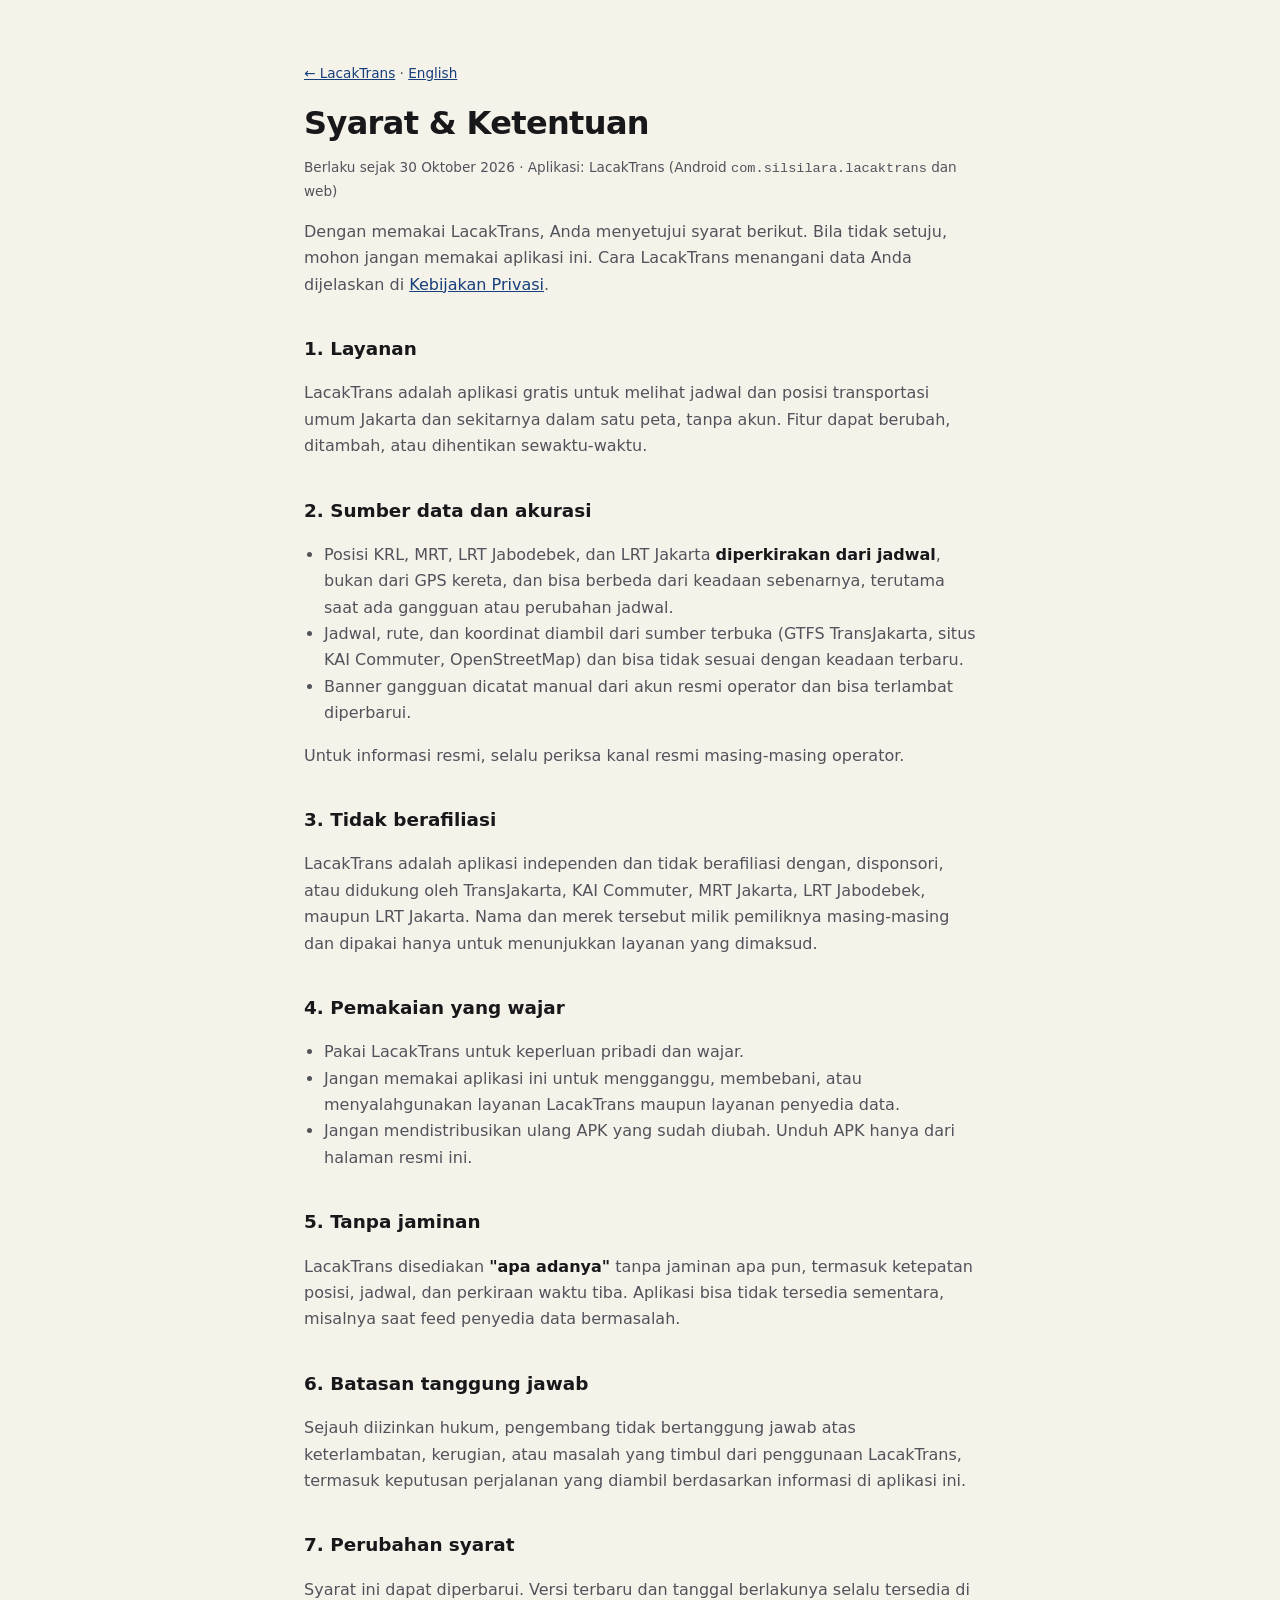
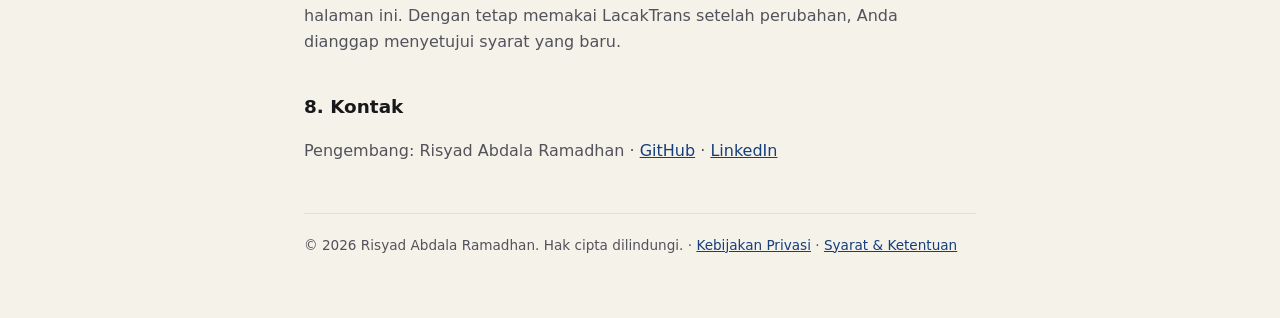
<file: syarat.html>
<!doctype html>
<html lang="id">
  <head>
    <meta charset="UTF-8" />
    <meta name="viewport" content="width=device-width, initial-scale=1.0" />
    <title>Syarat &amp; Ketentuan — LacakTrans</title>
    <meta name="description" content="Syarat dan ketentuan pemakaian aplikasi LacakTrans." />
    <link rel="icon" type="image/svg+xml" href="favicon.svg" />
    <link rel="stylesheet" href="gaya.css" />
    <link rel="canonical" href="https://unduh-lt.silsilara.com/syarat.html" />
    <script src="tema.js"></script>
  </head>
  <body>
    <main>
      <p class="kecil"><a href="./">← LacakTrans</a> · <a href="terms.html" lang="en">English</a></p>
      <h1>Syarat &amp; Ketentuan</h1>
      <p class="kecil">Berlaku sejak 30 Oktober 2026 · Aplikasi: LacakTrans (Android <code>com.silsilara.lacaktrans</code> dan web)</p>

      <p>
        Dengan memakai LacakTrans, Anda menyetujui syarat berikut. Bila tidak setuju, mohon jangan memakai aplikasi ini.
        Cara LacakTrans menangani data Anda dijelaskan di <a href="privasi.html">Kebijakan Privasi</a>.
      </p>

      <h2>1. Layanan</h2>
      <p>
        LacakTrans adalah aplikasi gratis untuk melihat jadwal dan posisi transportasi umum Jakarta dan sekitarnya dalam satu
        peta, tanpa akun. Fitur dapat berubah, ditambah, atau dihentikan sewaktu-waktu.
      </p>

      <h2>2. Sumber data dan akurasi</h2>
      <ul>
        <li>Posisi KRL, MRT, LRT Jabodebek, dan LRT Jakarta <strong>diperkirakan dari jadwal</strong>, bukan dari GPS kereta, dan bisa berbeda dari keadaan sebenarnya, terutama saat ada gangguan atau perubahan jadwal.</li>
        <li>Jadwal, rute, dan koordinat diambil dari sumber terbuka (GTFS TransJakarta, situs KAI Commuter, OpenStreetMap) dan bisa tidak sesuai dengan keadaan terbaru.</li>
        <li>Banner gangguan dicatat manual dari akun resmi operator dan bisa terlambat diperbarui.</li>
      </ul>
      <p>Untuk informasi resmi, selalu periksa kanal resmi masing-masing operator.</p>

      <h2>3. Tidak berafiliasi</h2>
      <p>
        LacakTrans adalah aplikasi independen dan tidak berafiliasi dengan, disponsori, atau didukung oleh TransJakarta,
        KAI Commuter, MRT Jakarta, LRT Jabodebek, maupun LRT Jakarta. Nama dan merek tersebut milik pemiliknya masing-masing
        dan dipakai hanya untuk menunjukkan layanan yang dimaksud.
      </p>

      <h2>4. Pemakaian yang wajar</h2>
      <ul>
        <li>Pakai LacakTrans untuk keperluan pribadi dan wajar.</li>
        <li>Jangan memakai aplikasi ini untuk mengganggu, membebani, atau menyalahgunakan layanan LacakTrans maupun layanan penyedia data.</li>
        <li>Jangan mendistribusikan ulang APK yang sudah diubah. Unduh APK hanya dari halaman resmi ini.</li>
      </ul>

      <h2>5. Tanpa jaminan</h2>
      <p>
        LacakTrans disediakan <strong>"apa adanya"</strong> tanpa jaminan apa pun, termasuk ketepatan posisi, jadwal, dan
        perkiraan waktu tiba. Aplikasi bisa tidak tersedia sementara, misalnya saat feed penyedia data bermasalah.
      </p>

      <h2>6. Batasan tanggung jawab</h2>
      <p>
        Sejauh diizinkan hukum, pengembang tidak bertanggung jawab atas keterlambatan, kerugian, atau masalah yang timbul dari
        penggunaan LacakTrans, termasuk keputusan perjalanan yang diambil berdasarkan informasi di aplikasi ini.
      </p>

      <h2>7. Perubahan syarat</h2>
      <p>
        Syarat ini dapat diperbarui. Versi terbaru dan tanggal berlakunya selalu tersedia di halaman ini. Dengan tetap
        memakai LacakTrans setelah perubahan, Anda dianggap menyetujui syarat yang baru.
      </p>

      <h2>8. Kontak</h2>
      <p>
        Pengembang: Risyad Abdala Ramadhan ·
        <a href="https://github.com/masrisyad">GitHub</a> ·
        <a href="https://www.linkedin.com/in/risyadabdalaramadhan/">LinkedIn</a>
      </p>

      <footer>
        © 2026 Risyad Abdala Ramadhan. Hak cipta dilindungi. ·
        <a href="privasi.html">Kebijakan Privasi</a> ·
        <a href="syarat.html">Syarat &amp; Ketentuan</a>
      </footer>
    </main>
  </body>
</html>
</file>
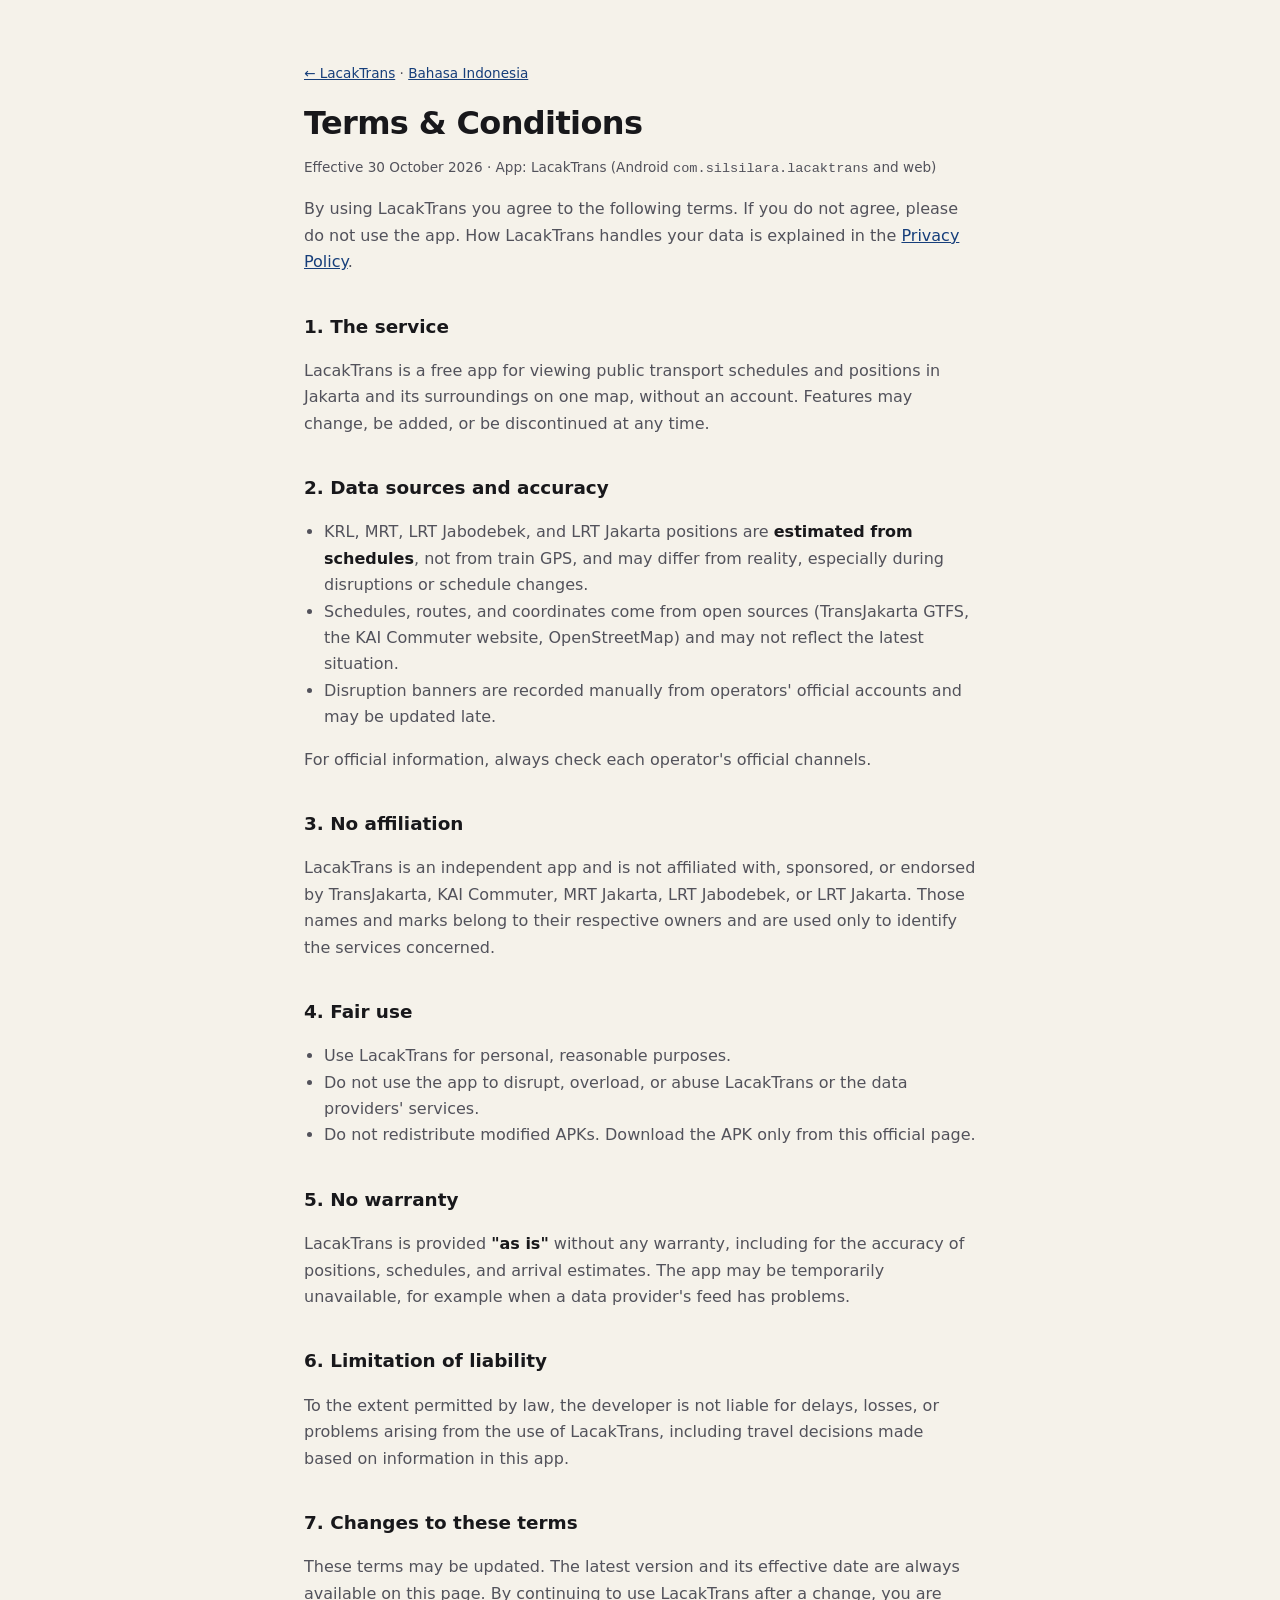
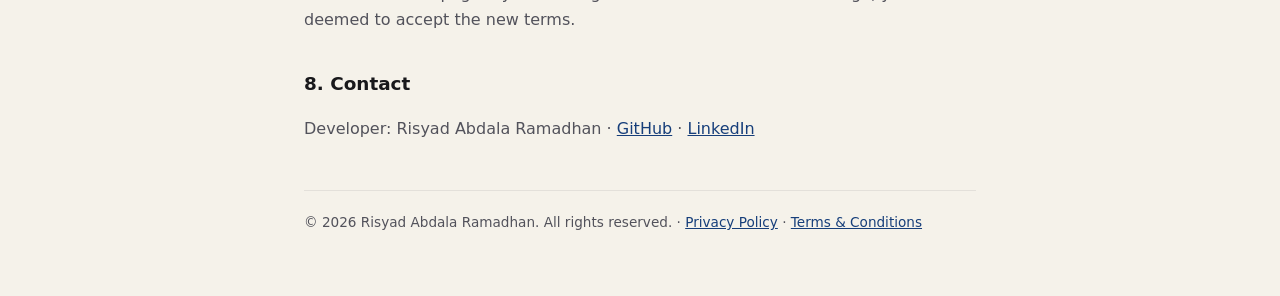
<file: terms.html>
<!doctype html>
<html lang="en">
  <head>
    <meta charset="UTF-8" />
    <meta name="viewport" content="width=device-width, initial-scale=1.0" />
    <title>Terms &amp; Conditions — LacakTrans</title>
    <meta name="description" content="Terms and conditions for using the LacakTrans app." />
    <link rel="icon" type="image/svg+xml" href="favicon.svg" />
    <link rel="stylesheet" href="gaya.css" />
    <link rel="canonical" href="https://unduh-lt.silsilara.com/terms.html" />
    <script src="tema.js"></script>
  </head>
  <body>
    <main>
      <p class="kecil"><a href="./">← LacakTrans</a> · <a href="syarat.html" lang="id">Bahasa Indonesia</a></p>
      <h1>Terms &amp; Conditions</h1>
      <p class="kecil">Effective 30 October 2026 · App: LacakTrans (Android <code>com.silsilara.lacaktrans</code> and web)</p>

      <p>
        By using LacakTrans you agree to the following terms. If you do not agree, please do not use the app. How LacakTrans
        handles your data is explained in the <a href="privacy.html">Privacy Policy</a>.
      </p>

      <h2>1. The service</h2>
      <p>
        LacakTrans is a free app for viewing public transport schedules and positions in Jakarta and its surroundings on one
        map, without an account. Features may change, be added, or be discontinued at any time.
      </p>

      <h2>2. Data sources and accuracy</h2>
      <ul>
        <li>KRL, MRT, LRT Jabodebek, and LRT Jakarta positions are <strong>estimated from schedules</strong>, not from train GPS, and may differ from reality, especially during disruptions or schedule changes.</li>
        <li>Schedules, routes, and coordinates come from open sources (TransJakarta GTFS, the KAI Commuter website, OpenStreetMap) and may not reflect the latest situation.</li>
        <li>Disruption banners are recorded manually from operators' official accounts and may be updated late.</li>
      </ul>
      <p>For official information, always check each operator's official channels.</p>

      <h2>3. No affiliation</h2>
      <p>
        LacakTrans is an independent app and is not affiliated with, sponsored, or endorsed by TransJakarta, KAI Commuter,
        MRT Jakarta, LRT Jabodebek, or LRT Jakarta. Those names and marks belong to their respective owners and are used only
        to identify the services concerned.
      </p>

      <h2>4. Fair use</h2>
      <ul>
        <li>Use LacakTrans for personal, reasonable purposes.</li>
        <li>Do not use the app to disrupt, overload, or abuse LacakTrans or the data providers' services.</li>
        <li>Do not redistribute modified APKs. Download the APK only from this official page.</li>
      </ul>

      <h2>5. No warranty</h2>
      <p>
        LacakTrans is provided <strong>"as is"</strong> without any warranty, including for the accuracy of positions,
        schedules, and arrival estimates. The app may be temporarily unavailable, for example when a data provider's feed has
        problems.
      </p>

      <h2>6. Limitation of liability</h2>
      <p>
        To the extent permitted by law, the developer is not liable for delays, losses, or problems arising from the use of
        LacakTrans, including travel decisions made based on information in this app.
      </p>

      <h2>7. Changes to these terms</h2>
      <p>
        These terms may be updated. The latest version and its effective date are always available on this page. By
        continuing to use LacakTrans after a change, you are deemed to accept the new terms.
      </p>

      <h2>8. Contact</h2>
      <p>
        Developer: Risyad Abdala Ramadhan ·
        <a href="https://github.com/masrisyad">GitHub</a> ·
        <a href="https://www.linkedin.com/in/risyadabdalaramadhan/">LinkedIn</a>
      </p>

      <footer>
        © 2026 Risyad Abdala Ramadhan. All rights reserved. ·
        <a href="privacy.html">Privacy Policy</a> ·
        <a href="terms.html">Terms &amp; Conditions</a>
      </footer>
    </main>
  </body>
</html>
</file>
<file: gaya.css>
/* Halaman informasi LacakTrans (unduhan, privasi, syarat) — salinan gaya situs Silsilara, warna LacakTrans.
   Bawaan mode terang; mode gelap lewat tombol tema (tema.js menyetel data-tema="gelap" di <html>). */
:root {
  color-scheme: light;
  --latar: #f5f2ea;
  --panel: #ffffff;
  --garis: rgb(24 24 27 / 0.08);
  --teks: #18181b;
  --redup: #52525b;
  --aksen: #163e7a;
  --teks-aksen: #ffffff; /* teks di atas tombol beraksen */
}
:root[data-tema='gelap'] {
  color-scheme: dark;
  --latar: #0a0f0e;
  --panel: rgb(255 255 255 / 0.04);
  --garis: rgb(255 255 255 / 0.08);
  --teks: #f4f4f5;
  --redup: #a1a1aa;
  --aksen: #f2b544;
  --teks-aksen: #18181b;
}
* {
  box-sizing: border-box;
}
body {
  margin: 0;
  background: var(--latar);
  color: var(--teks);
  font: 16px/1.65 'Plus Jakarta Sans', ui-sans-serif, system-ui, -apple-system, 'Segoe UI', sans-serif;
}
main {
  max-width: 44rem;
  margin: 0 auto;
  padding: 3rem 1rem 4rem;
}
.logo {
  display: block;
  width: 4rem;
  height: 4rem;
}
h1 {
  margin: 1.25rem 0 0.25rem;
  font-size: 2rem;
  line-height: 1.2;
  letter-spacing: -0.02em;
}
h2 {
  margin: 2.25rem 0 0.5rem;
  font-size: 1.15rem;
}
p,
li {
  color: var(--redup);
}
strong {
  color: var(--teks);
}
a {
  color: var(--aksen);
}
ul {
  padding-left: 1.25rem;
}
.kartu {
  margin-top: 1.5rem;
  padding: 1.25rem 1.5rem;
  border: 1px solid var(--garis);
  border-radius: 1rem;
  background: var(--panel);
}
.kecil {
  font-size: 0.85rem;
}

/* Beranda = halaman unduhan (index.html), tata letak mirip halaman aplikasi di toko aplikasi. */
.aplikasi {
  position: relative;
  display: flex;
  gap: 1.25rem;
  align-items: center;
  padding-right: 3.25rem; /* ruang tombol tema */
}
.tombol-tema {
  position: absolute;
  top: 0;
  right: 0;
  display: grid;
  place-items: center;
  width: 2.75rem;
  height: 2.75rem;
  border: 1px solid var(--garis);
  border-radius: 999px;
  background: var(--panel);
  color: var(--teks);
  cursor: pointer;
}
.tombol-tema:focus-visible {
  outline: 3px solid color-mix(in srgb, var(--aksen) 50%, transparent);
  outline-offset: 2px;
}
.tombol-tema .ikon-matahari,
:root[data-tema='gelap'] .tombol-tema .ikon-bulan {
  display: none;
}
:root[data-tema='gelap'] .tombol-tema .ikon-matahari {
  display: block;
}
.ikon-aplikasi {
  width: 6rem;
  height: 6rem;
  flex: none;
  border-radius: 1.4rem;
  box-shadow: 0 6px 20px rgb(0 0 0 / 0.18);
}
.aplikasi h1 {
  margin: 0;
}
.aplikasi p {
  margin: 0;
}
.pengembang {
  color: var(--aksen) !important;
  font-weight: 600;
  font-size: 0.95rem;
}
.slogan {
  font-size: 0.95rem;
}
.statistik {
  display: grid;
  grid-template-columns: repeat(4, 1fr);
  margin: 1.5rem 0 0;
  padding: 0.75rem 0;
  border-block: 1px solid var(--garis);
  text-align: center;
}
.statistik div + div {
  border-left: 1px solid var(--garis);
}
.statistik dt {
  font-size: 0.75rem;
  color: var(--redup);
}
.statistik dd {
  margin: 0;
  font-weight: 700;
}
.pemberitahuan {
  margin-top: 1.25rem;
  padding: 0.9rem 1.1rem;
  border-radius: 0.75rem;
  background: color-mix(in srgb, var(--aksen) 14%, transparent);
  color: var(--teks);
  font-size: 0.95rem;
}
.unduh {
  margin-top: 1.5rem;
}
.tombol-unduh {
  display: flex;
  flex-wrap: wrap;
  gap: 0.75rem;
}
.tombol {
  display: inline-flex;
  align-items: center;
  justify-content: center;
  gap: 0.5rem;
  min-height: 3rem;
  padding: 0 1.5rem;
  border: 1px solid var(--garis);
  border-radius: 999px;
  background: var(--panel);
  color: var(--teks);
  font: inherit;
  font-weight: 600;
  text-decoration: none;
  cursor: pointer;
}
.tombol.utama {
  flex: 1 1 14rem;
  border-color: transparent;
  background: var(--aksen);
  color: var(--teks-aksen);
  font-size: 1.05rem;
}
.tombol.kedua {
  flex: 1 1 10rem;
}
.tombol:hover {
  filter: brightness(1.06);
}
.tombol:focus-visible {
  outline: 3px solid color-mix(in srgb, var(--aksen) 50%, transparent);
  outline-offset: 2px;
}
.catatan-unduh {
  margin: 0.75rem 0 0;
}
.kartu-qr {
  display: flex;
  gap: 1.25rem;
  align-items: center;
}
.kartu-qr[hidden],
.pemberitahuan[hidden],
.tombol[hidden] {
  display: none;
}
#pesan-aplikasi {
  border: 1px solid color-mix(in srgb, var(--aksen) 45%, transparent);
}
#pesan-aplikasi .tombol-unduh {
  margin-top: 0.75rem;
}
/* iPhone/iPad: petunjuk menu titik tiga adalah langkah utama (tidak ada tombol), jadi tidak diredupkan. */
#petunjuk-menu:not(.kecil) {
  margin: 0.75rem 0 0;
  color: var(--teks);
}
.kartu-qr img {
  flex: none;
  border-radius: 0.5rem;
  background: #fff;
  padding: 0.4rem;
}
.kartu-qr p {
  margin: 0.25rem 0 0;
}
.bagikan {
  display: flex;
  flex-wrap: wrap;
  gap: 0.5rem;
  align-items: center;
  margin-top: 1.25rem;
  color: var(--redup);
}
.kecil-tombol {
  min-height: 2.25rem;
  padding: 0 1rem;
  font-size: 0.9rem;
}
.layar {
  display: flex;
  gap: 0.75rem;
  overflow-x: auto;
  scroll-snap-type: x mandatory;
  padding-bottom: 0.5rem;
}
.layar img {
  flex: none;
  width: 11.25rem;
  height: auto;
  aspect-ratio: 390 / 844;
  border: 1px solid var(--garis);
  border-radius: 1rem;
  scroll-snap-align: start;
}
.langkah li {
  margin-bottom: 0.5rem;
}
details {
  border-bottom: 1px solid var(--garis);
  padding: 0.6rem 0;
}
summary {
  cursor: pointer;
  font-weight: 600;
}
details p {
  margin: 0.5rem 0 0.25rem;
}
@media (max-width: 30rem) {
  .ikon-aplikasi {
    width: 4.5rem;
    height: 4.5rem;
    border-radius: 1.05rem;
  }
  .aplikasi h1 {
    font-size: 1.6rem;
  }
  .kartu-qr {
    flex-direction: column;
    text-align: center;
  }
}
footer {
  margin-top: 3rem;
  padding-top: 1.25rem;
  border-top: 1px solid var(--garis);
  font-size: 0.85rem;
  color: var(--redup);
}
</file>
